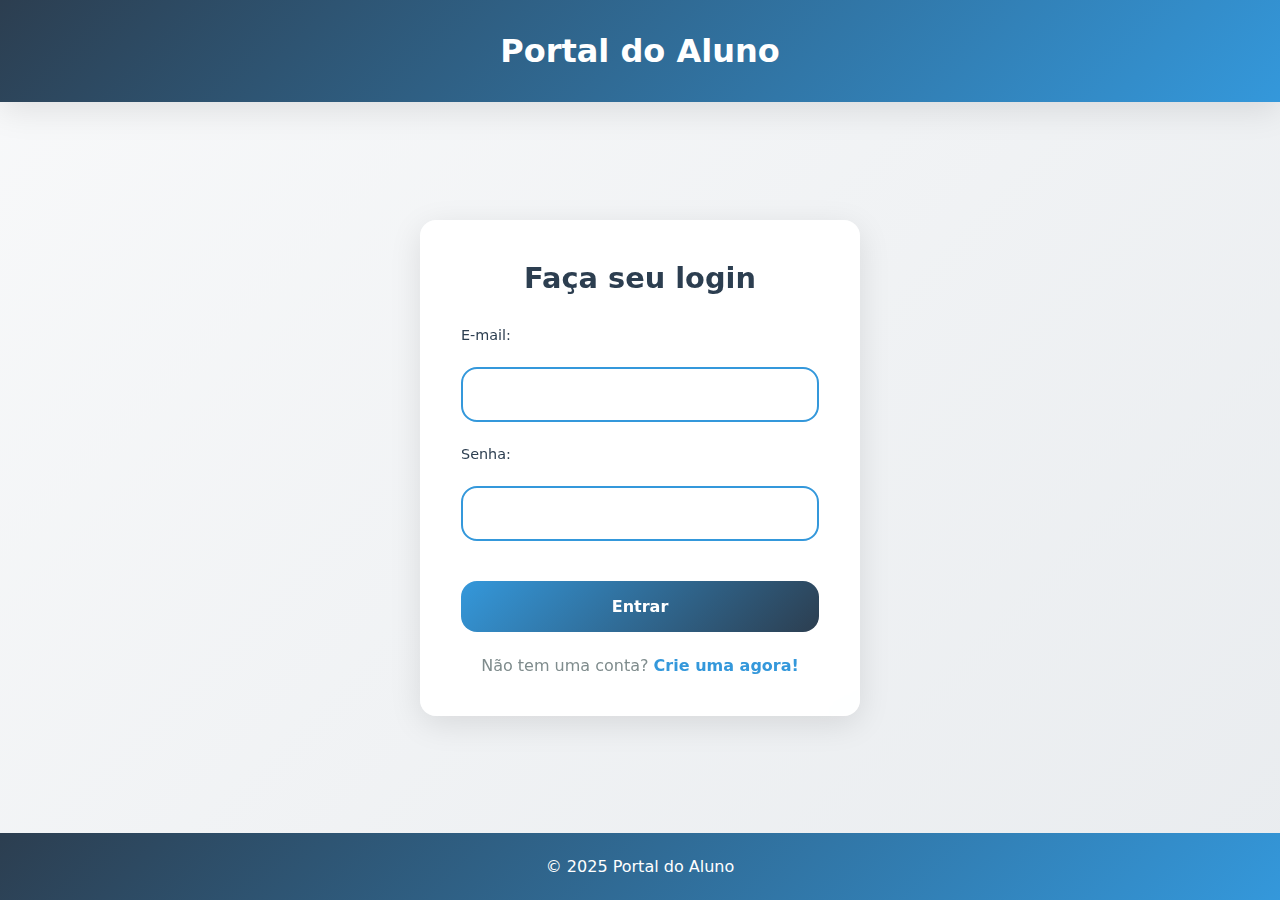
<file: portal-do-aluno-main/portal-aluno/dash/index.html>
<!DOCTYPE html>
<html lang="pt-BR">
<head>
    <meta charset="UTF-8">
    <meta name="viewport" content="width=device-width, initial-scale=1.0">
    <title>Login | Portal do Aluno</title>
    <link rel="stylesheet" href="index.css">
</head>
<body>
    <header>
        <h1>Portal do Aluno</h1>
    </header>

    <main>
        <div class="login-box">
            <h2>Faça seu login</h2>
            <form id="login-form" onsubmit="login(event)">
                <label for="email">E-mail:</label>
                <input type="email" id="email" required>

                <label for="password">Senha:</label>
                <input type="password" id="password" required>
                <button type="submit">Entrar</button>
            </form>



            <p>Não tem uma conta? <a href="signup.html">Crie uma agora!</a></p>
        </div>
    </main>

    <footer>
        <p>&copy; 2025 Portal do Aluno</p>
    </footer>

    <script src="index.js"></script>
</body>
</html>
</file>
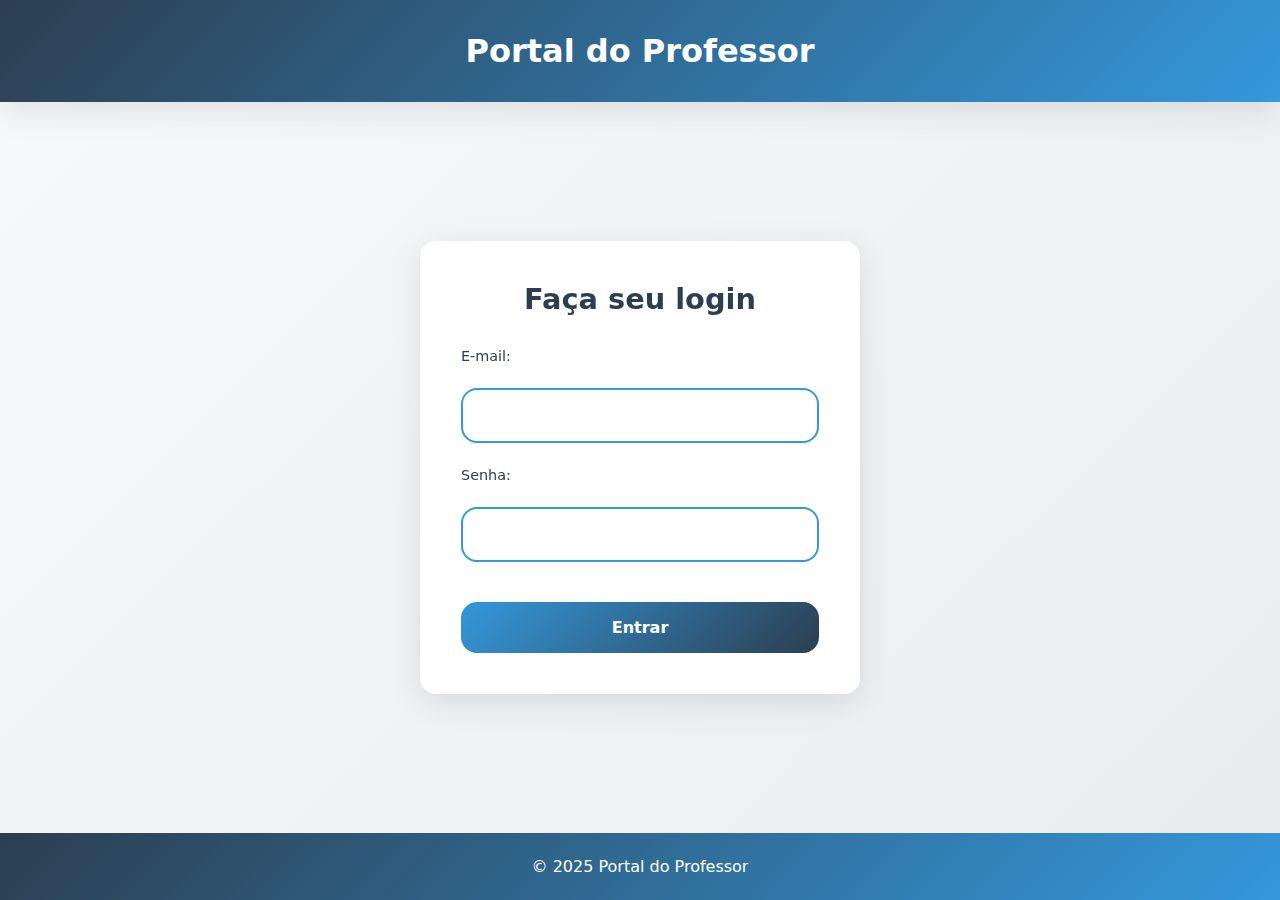
<file: portal-do-aluno-main/portal-professor/dash/index.html>
<!DOCTYPE html>
<html lang="pt-BR">
<head>
    <meta charset="UTF-8">
    <meta name="viewport" content="width=device-width, initial-scale=1.0">
    <title>Login | Portal do Aluno</title>
    <link rel="stylesheet" href="index.css">
</head>
<body>
    <header>
        <h1>Portal do Professor</h1>
    </header>

    <main>
        <div class="login-box">
            <h2>Faça seu login</h2>
            <form id="login-form" onsubmit="login(event)">
                <label for="email">E-mail:</label>
                <input type="email" id="email" required>

                <label for="password">Senha:</label>
                <input type="password" id="password" required>

                <button type="submit">Entrar</button>
            </form>
        </div>
    </main>

    <footer>
        <p>&copy; 2025 Portal do Professor</p>
    </footer>

    <script src="index.js"></script>
</body>
</html>
</file>
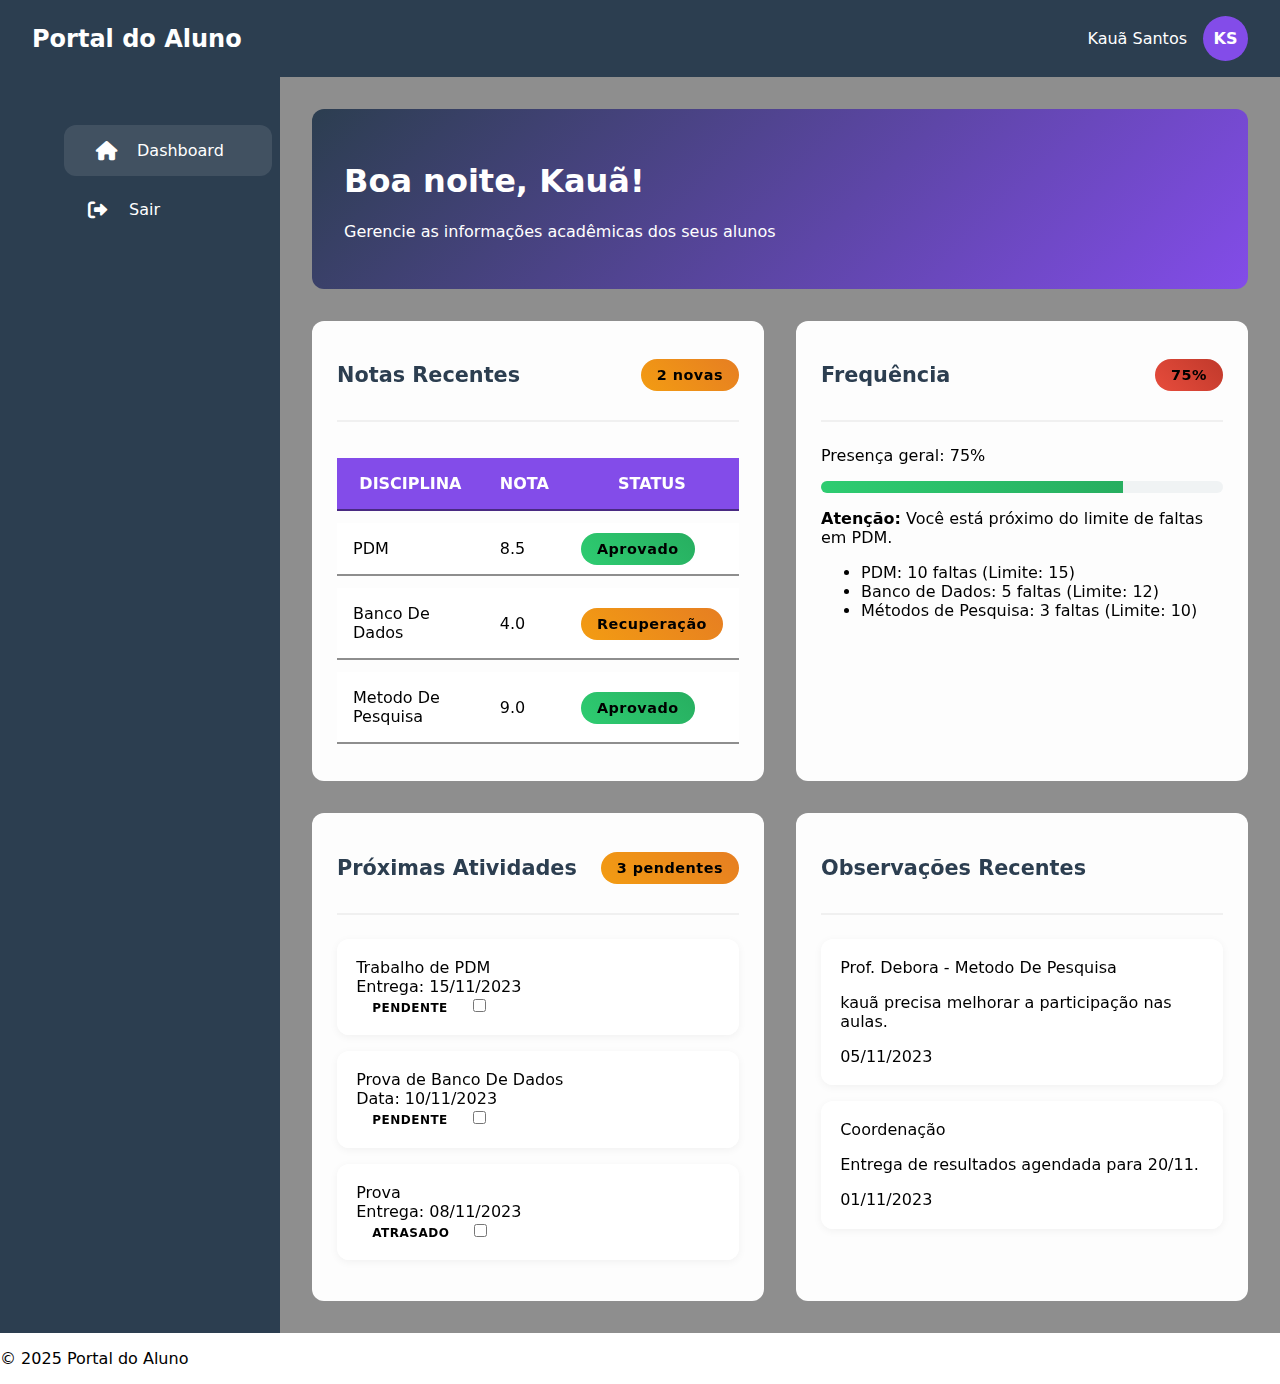
<file: portal-do-aluno-main/portal-aluno/dash/dashboard.html>
<!DOCTYPE html>
<html lang="pt-BR">
<head>
    <meta charset="UTF-8">
    <link rel="stylesheet" href="dashboard.css">
    <meta name="viewport" content="width=device-width, initial-scale=1.0">
    <title>Portal do Aluno</title>
    <link rel="stylesheet" href="https://cdnjs.cloudflare.com/ajax/libs/font-awesome/6.0.0-beta3/css/all.min.css">
</head>
<body>
    <header>
        <div class="logo">Portal do Aluno</div>
        <div class="user-info">
            <span>Kauã Santos</span>
            <div class="user-avatar">KS</div> 
        </div>
    </header>
    
    <div class="container">
        <aside class="sidebar">
            <ul class="nav-menu">
                <li class="nav-item active">
                    <i class="fas fa-home"></i> Dashboard
                </li>
                <li class="nav-item">
                    <i class="fas fa-sign-out-alt"></i> Sair
                </li>
            </ul>
        </aside>
        
  
        <main class="main-content">
            <div class="welcome-banner">
                <h1>Bem-vinda, Professora Debora!</h1>
                <p>Gerencie as informações acadêmicas dos seus alunos</p>
            </div>
            
            <div class="cards-container">
                <!-- Card de Notas -->
                <div class="card">
                    <div class="card-header">
                        <h2 class="card-title">Notas Recentes</h2>
                        <span class="badge badge-warning">2 novas</span>
                    </div>
                    <table class="grades-table">
                        <thead>
                            <tr>
                                <th>Disciplina</th>
                                <th>Nota</th>
                                <th>Status</th>
                            </tr>
                        </thead>
                        <tbody>
                            <tr>
                                <td>PDM</td>
                                <td>8.5</td>
                                <td><span class="badge badge-success">Aprovado</span></td>
                            </tr>
                            <tr>
                                <td>Banco De Dados</td>
                                <td>4.0</td>
                                <td><span class="badge badge-warning">Recuperação</span></td>
                            </tr>
                            <tr>
                                <td>Metodo De Pesquisa</td>
                                <td>9.0</td>
                                <td><span class="badge badge-success">Aprovado</span></td>
                            </tr>
                        </tbody>
                    </table>
                </div>
                
                <!-- Card de Frequência -->
                <div class="card">
                    <div class="card-header">
                        <h2 class="card-title">Frequência</h2>
                        <span class="badge badge-danger">75%</span>
                    </div>
                    <p>Presença geral: 75%</p>
                    <div class="attendance-progress">
                        <div class="progress-bar" style="width: 75%;"></div>
                    </div>
                    <p style="margin-top: 1rem;"><strong>Atenção:</strong> Você está próximo do limite de faltas em PDM.</p>
                    <ul>
                        <li>PDM: 10 faltas (Limite: 15)</li>
                        <li>Banco de Dados: 5 faltas (Limite: 12)</li>
                        <li>Métodos de Pesquisa: 3 faltas (Limite: 10)</li>
                    </ul>
                </div>
                
                <!-- Card de Atividades -->
                <div class="card">
                    <div class="card-header">
                        <h2 class="card-title">Próximas Atividades</h2>
                        <span class="badge badge-warning">3 pendentes</span>
                    </div>
                    <div class="activity-item">
                        <div class="activity-title">Trabalho de PDM</div>
                        <div class="activity-date">Entrega: 15/11/2023</div>
                        <span class="activity-status status-pending">Pendente</span>
                        <input type="checkbox" class="activity-checkbox" onchange="toggleActivityStatus(this, 'Trabalho de PDM')">
                    </div>
                    <div class="activity-item">
                        <div class="activity-title">Prova de Banco De Dados</div>
                        <div class="activity-date">Data: 10/11/2023</div>
                        <span class="activity-status status-pending">Pendente</span>
                        <input type="checkbox" class="activity-checkbox" onchange="toggleActivityStatus(this, 'Prova de Banco De Dados')">
                    </div>
                    <div class="activity-item">
                        <div class="activity-title">Prova</div>
                        <div class="activity-date">Entrega: 08/11/2023</div>
                        <span class="activity-status status-late">Atrasado</span>
                        <input type="checkbox" class="activity-checkbox" onchange="toggleActivityStatus(this, 'Prova')">
                    </div>
                </div>
                
                <!-- Card de Observações -->
                <div class="card">
                    <div class="card-header">
                        <h2 class="card-title">Observações Recentes</h2>
                    </div>
                    <div class="activity-item">
                        <div class="activity-title">Prof. Debora - Metodo De Pesquisa</div>
                        <p>kauã precisa melhorar a participação nas aulas.</p>
                        <div class="activity-date">05/11/2023</div>
                    </div>
                    <div class="activity-item">
                        <div class="activity-title">Coordenação</div>
                        <p>Entrega de resultados agendada para 20/11.</p>
                        <div class="activity-date">01/11/2023</div>
                    </div>
                </div>
            </div>
        </main>
    </div>
    <footer>
        <p>&copy; 2025 Portal do Aluno</p>
    </footer>

    <script>
        function toggleActivityStatus(checkbox, activityTitle) {
            const activityItem = checkbox.parentElement;
            const statusSpan = activityItem.querySelector('.activity-status');
            
            if (checkbox.checked) {
                statusSpan.textContent = 'Concluído';
                statusSpan.classList.remove('status-pending', 'status-late');
                statusSpan.classList.add('status-completed');
                alert(`Atividade "${activityTitle}" concluída! Notificação enviada ao professor.`);
            } else {
                statusSpan.textContent = 'Pendente';
                statusSpan.classList.remove('status-completed');
                statusSpan.classList.add('status-pending');
            }
        }
    </script>

    <script src="dashboard.js"></script>
</body>
</html>
</file>
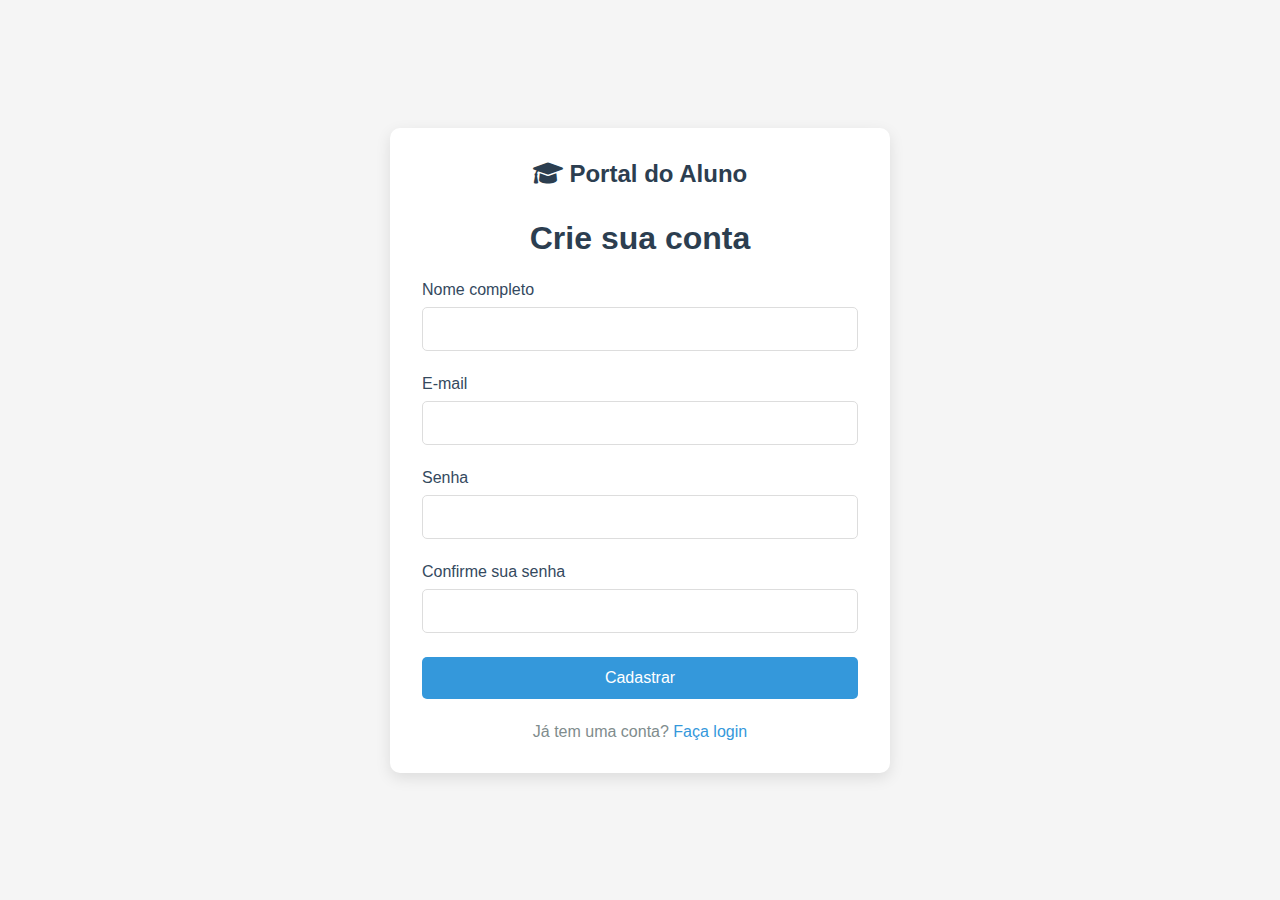
<file: portal-do-aluno-main/portal-aluno/login/signup.html>
<!DOCTYPE html>
<html lang="pt-BR">
<head>
    <meta charset="UTF-8">
    <meta name="viewport" content="width=device-width, initial-scale=1.0">
    <title>Cadastro - Portal do Aluno</title>
    <link rel="stylesheet" href="https://cdnjs.cloudflare.com/ajax/libs/font-awesome/6.0.0-beta3/css/all.min.css">
    <style>
        * {
            box-sizing: border-box;
            margin: 0;
            padding: 0;
            font-family: 'Segoe UI', Tahoma, Geneva, Verdana, sans-serif;
        }
        
        body {
            background-color: #f5f5f5;
            display: flex;
            justify-content: center;
            align-items: center;
            min-height: 100vh;
        }
        
        .container {
            background-color: white;
            border-radius: 10px;
            box-shadow: 0 5px 15px rgba(0, 0, 0, 0.1);
            width: 100%;
            max-width: 500px;
            padding: 2rem;
        }
        
        .logo {
            text-align: center;
            margin-bottom: 2rem;
            color: #2c3e50;
        }
        
        h1 {
            text-align: center;
            margin-bottom: 1.5rem;
            color: #2c3e50;
        }
        
        .form-group {
            margin-bottom: 1.5rem;
        }
        
        label {
            display: block;
            margin-bottom: 0.5rem;
            font-weight: 500;
            color: #34495e;
        }
        
        input {
            width: 100%;
            padding: 12px;
            border: 1px solid #ddd;
            border-radius: 5px;
            font-size: 16px;
            transition: border 0.3s;
        }
        
        input:focus {
            outline: none;
            border-color: #3498db;
        }
        
        button {
            width: 100%;
            padding: 12px;
            background-color: #3498db;
            color: white;
            border: none;
            border-radius: 5px;
            font-size: 16px;
            font-weight: 500;
            cursor: pointer;
            transition: background-color 0.3s;
        }
        
        button:hover {
            background-color: #2980b9;
        }
        
        .login-link {
            text-align: center;
            margin-top: 1.5rem;
            color: #7f8c8d;
        }
        
        .login-link a {
            color: #3498db;
            text-decoration: none;
        }
        
        .login-link a:hover {
            text-decoration: underline;
        }
        
        .error-message {
            color: #e74c3c;
            margin-top: 0.5rem;
            font-size: 14px;
        }
        
        .success-message {
            color: #2ecc71;
            margin-top: 1rem;
            text-align: center;
        }
    </style>
</head>
<body>
    <div class="container">
        <div class="logo">
            <h2><i class="fas fa-graduation-cap"></i> Portal do Aluno</h2>
        </div>
        
        <h1>Crie sua conta</h1>
        
        <form id="registerForm">
            <div class="form-group">
                <label for="name">Nome completo</label>
                <input type="text" id="name" name="name" required>
            </div>
            
            <div class="form-group">
                <label for="email">E-mail</label>
                <input type="email" id="email" name="email" required>
                <div id="emailError" class="error-message"></div>
            </div>
            
            <div class="form-group">
                <label for="password">Senha</label>
                <input type="password" id="password" name="password" minlength="6" required>
                <div id="passwordError" class="error-message"></div>
            </div>
            
            <div class="form-group">
                <label for="confirmPassword">Confirme sua senha</label>
                <input type="password" id="confirmPassword" name="confirmPassword" required>
                <div id="confirmError" class="error-message"></div>
            </div>
            
            <button type="submit">Cadastrar</button>
            
            <div id="successMessage" class="success-message"></div>
        </form>
        
        <div class="login-link">
            Já tem uma conta? <a href="/portal-aluno/dash/index.html">Faça login</a>
        </div>
    </div>

    <script src="cadastro.js"></script>
</body>
</html>
</file>
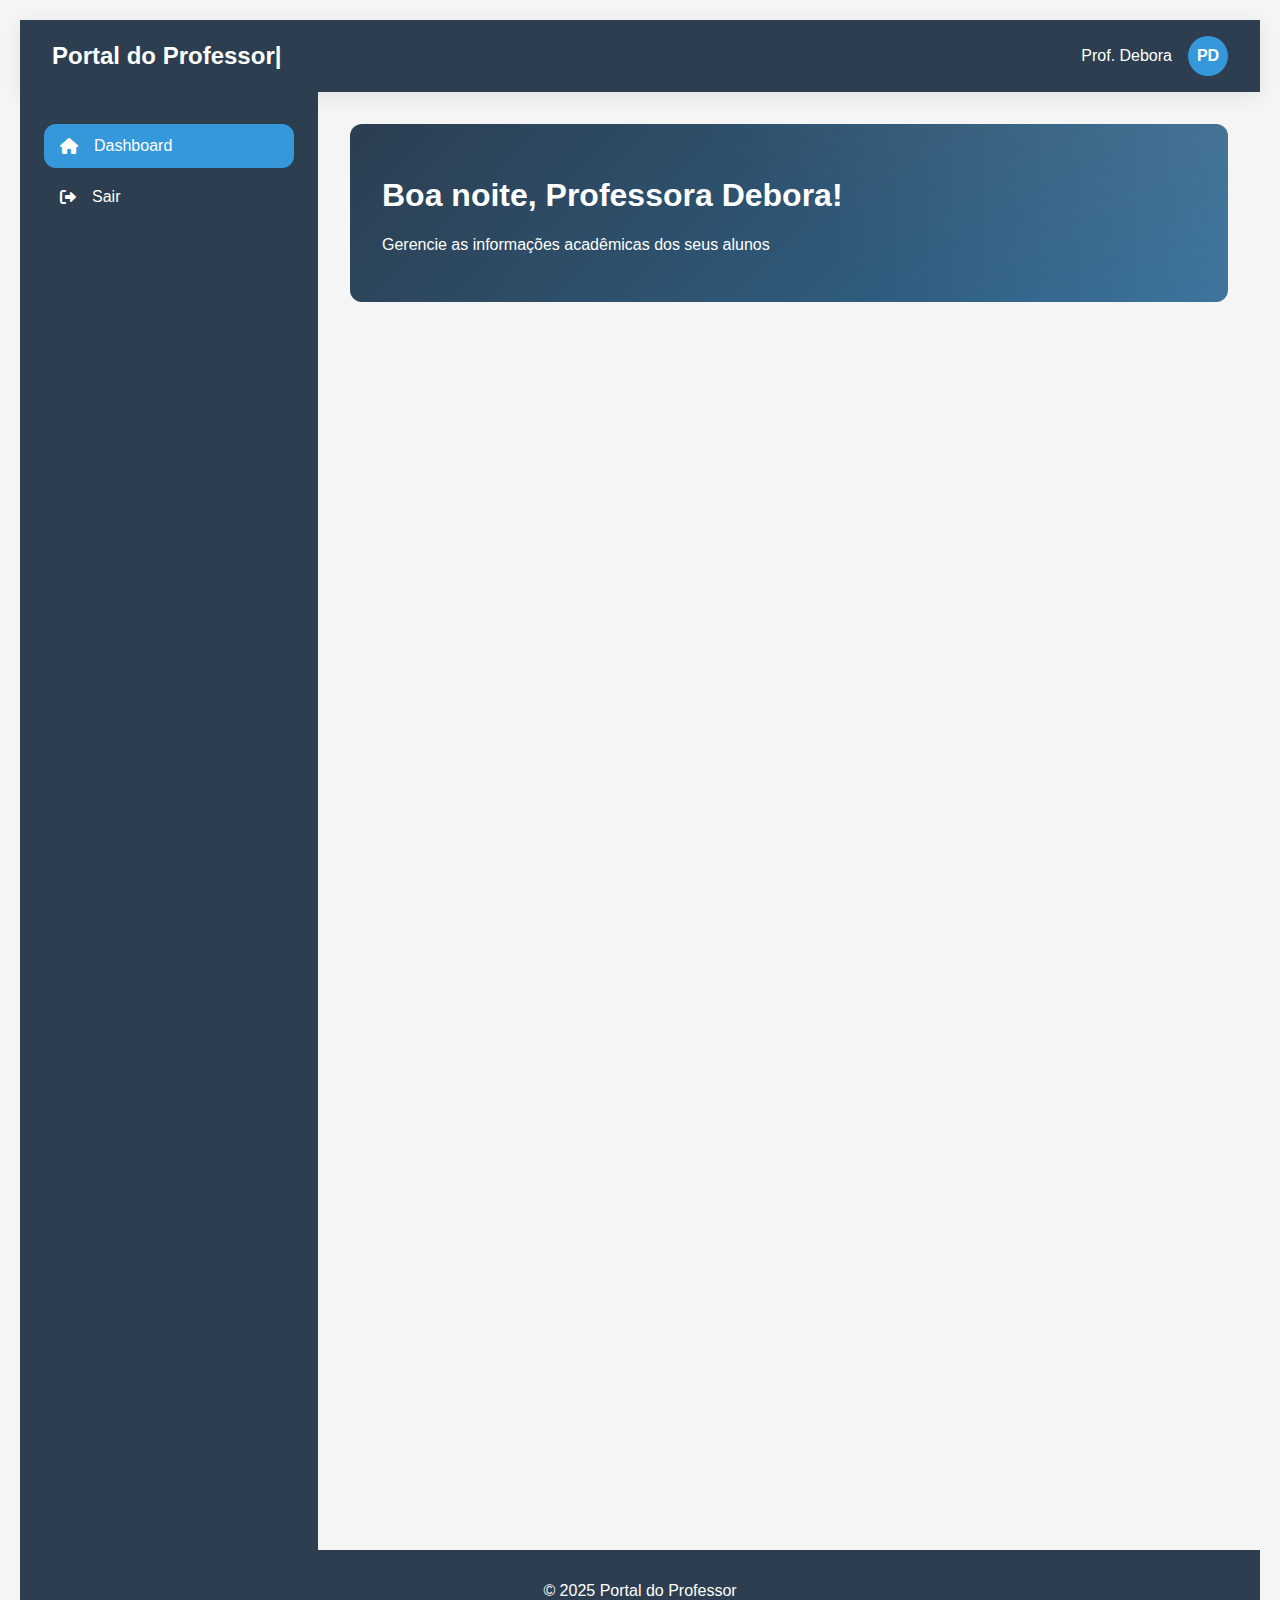
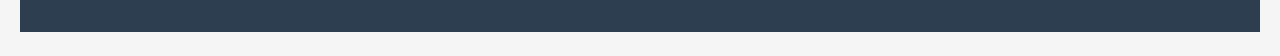
<file: portal-do-aluno-main/portal-professor/dash/dashboard.html>
<!DOCTYPE html>
<html lang="pt-BR">
<head>
    <meta charset="UTF-8">
    <meta name="viewport" content="width=device-width, initial-scale=1.0">
    <title>Portal do Professor</title>
    <link rel="stylesheet" href="professor.css">
    <link rel="stylesheet" href="https://cdnjs.cloudflare.com/ajax/libs/font-awesome/6.0.0-beta3/css/all.min.css">
</head>
<body>
    <header>
        <div class="logo">Portal do Professor</div>
        <div class="user-info">
            <span>Prof. Debora</span>
            <div class="user-avatar">PD</div>
        </div>
    </header>
    
    <div class="container">
        <aside class="sidebar">
            <ul class="nav-menu">
                <li class="nav-item active">
                    <i class="fas fa-home"></i> Dashboard
                </li>
                <li class="nav-item">
                    <i class="fas fa-sign-out-alt"></i> Sair
                </li>
            </ul>
        </aside>
        
        <main class="main-content">
            <div class="welcome-banner">
                <h1>Bem-vinda, Professora Debora!</h1>
                <p>Gerencie as informações acadêmicas dos seus alunos</p>
            </div>
            
            <div class="cards-container">
                <!-- Card de Adicionar Notas -->
                <div class="card">
                    <div class="card-header">
                        <h2 class="card-title">Adicionar Notas</h2>
                    </div>
                    <style>
                        /* Estilos Minimalistas */
                        body {
                            font-family: Arial, sans-serif;
                            margin: 0;
                            padding: 20px;
                            background-color: #f5f5f5;
                        }
                
                        /* Cards de Turma */
                        .turma-card {
                            background: white;
                            padding: 15px;
                            border-radius: 8px;
                            margin-bottom: 15px;
                            box-shadow: 0 2px 4px rgba(0,0,0,0.1);
                        }
                
                        .turma-card h3 {
                            margin: 0 0 10px 0;
                            color: #333;
                        }
                
                        .status-turma {
                            display: flex;
                            justify-content: space-between;
                            color: #666;
                        }
                
                        /* Lista de Alunos */
                        .filtros {
                            display: flex;
                            gap: 10px;
                            margin: 20px 0;
                        }
                
                        .filtros button {
                            padding: 8px 15px;
                            border: 1px solid #ddd;
                            background: none;
                            border-radius: 20px;
                            cursor: pointer;
                        }
                
                        .filtros button.ativo {
                            background: #007bff;
                            color: white;
                            border-color: #007bff;
                        }
                
                        .lista-alunos {
                            list-style: none;
                            padding: 0;
                            margin: 0;
                        }
                
                        .lista-alunos li {
                            display: flex;
                            justify-content: space-between;
                            align-items: center;
                            padding: 10px;
                            background: white;
                            margin-bottom: 5px;
                            border-radius: 4px;
                        }
                
                        /* Observações */
                        .nova-observacao {
                            display: flex;
                            gap: 10px;
                            margin-bottom: 15px;
                        }
                
                        .nova-observacao input {
                            flex: 1;
                            padding: 8px;
                            border: 1px solid #ddd;
                            border-radius: 4px;
                        }
                
                        .historico-observacoes p {
                            margin: 5px 0;
                            padding: 10px;
                            background: white;
                            border-radius: 4px;
                        }
                    </style>
                </head>
                <body>
                    <!-- Seção Turmas -->
                    <div class="turma-card">
                        <h3>Metodo de Pesquisa</h3>
                        <div class="status-turma">
                            <span>✅ 25 Aprovados</span>
                            <span>⚠️ 2 Recuperação</span>
                            <span>Média:5.0</span>
                        </div>
                    </div>
                
                    <!-- Lista de Alunos -->
                    <div class="filtros">
                        <button class="ativo">Todos</button>
                        <button>Aprovados</button>
                        <button>Recuperação</button>
                    </div>
                    
                    <ul class="lista-alunos">
                        <li>
                            <span>Vinicius Santana</span>
                            <span>✅ 8.5</span>
                        </li>
                        <li>
                            <span>Jennyfer de Paulo</span>
                            <span>⚠️ 4.8</span>
                        </li>
                    </ul>
                
                    <form id="grade-form">
                        <div class="form-group">
                            <label for="student">Aluno:</label>
                            <select id="student" class="form-control" required>
                                <option value="">Selecione um aluno</option>
                                <option value="1">Kauã Santos</option>
                                <option value="2">Vinicius Sanana</option>
                                <option value="3">Jennyfer de Paulo</option>
                            </select>
                        </div>
                        <div class="form-group">
                            <label for="subject">Disciplina:</label>
                            <select id="subject" class="form-control" required>
                                <option value="">Selecione a disciplina</option>
                                <option value="PDM">PDM</option>
                                <option value="BD">Banco de Dados</option>
                                <option value="MP">Métodos de Pesquisa</option>
                            </select>
                        </div>
                        <div class="form-group">
                            <label for="grade">Nota:</label>
                            <input type="number" id="grade" class="form-control" min="0" max="10" step="0.1" required>
                        </div>
                        <button type="submit" class="btn btn-primary">Adicionar Nota</button>
                    </form>
                </div>
                
                <!-- Card de Registrar Frequência -->
                <div class="card">
                    <div class="card-header">
                        <h2 class="card-title">Registrar Frequência</h2>
                    </div>
                    <form id="attendance-form">
                        <div class="form-group">
                            <label for="attendance-date">Data:</label>
                            <input type="date" id="attendance-date" class="form-control" required>
                        </div>
                        <div class="form-group">
                            <label for="attendance-subject">Disciplina:</label>
                            <select id="attendance-subject" class="form-control" required>
                                <option value="">Selecione a disciplina</option>
                                <option value="PDM">PDM</option>
                                <option value="BD">Banco de Dados</option>
                                <option value="MP">Métodos de Pesquisa</option>
                            </select>
                        </div>
                        <div class="form-group">
                            <label>Alunos:</label>
                            <div class="attendance-list">
                                <div class="attendance-item">
                                    <span>Kauã Santos</span>
                                    <label class="attendance-toggle">
                                        <input type="checkbox" checked>
                                        <span class="slider round"></span>
                                    </label>
                                </div>
                                <div class="attendance-item">
                                    <span>Vinicius Santana</span>
                                    <label class="attendance-toggle">
                                        <input type="checkbox" checked>
                                        <span class="slider round"></span>
                                    </label>
                                </div>
                                <div class="attendance-item">
                                    <span>Jennyfer de Paulo</span>
                                    <label class="attendance-toggle">
                                        <input type="checkbox" checked>
                                        <span class="slider round"></span>
                                    </label>
                                </div>
                            </div>
                        </div>
                        <button type="submit" class="btn btn-primary">Registrar Frequência</button>
                    </form>
                </div>
                
                <!-- Card de Adicionar Atividades -->
                <div class="card">
                    <div class="card-header">
                        <h2 class="card-title">Adicionar Atividades</h2>
                    </div>
                    <form id="activity-form">
                        <div class="form-group">
                            <label for="activity-title">Título:</label>
                            <input type="text" id="activity-title" class="form-control" required>
                        </div>
                        <div class="form-group">
                            <label for="activity-subject">Disciplina:</label>
                            <select id="activity-subject" class="form-control" required>
                                <option value="">Selecione a disciplina</option>
                                <option value="PDM">PDM</option>
                                <option value="BD">Banco de Dados</option>
                                <option value="MP">Métodos de Pesquisa</option>
                            </select>
                        </div>
                        <div class="form-group">
                            <label for="activity-due">Data de Entrega:</label>
                            <input type="date" id="activity-due" class="form-control" required>
                        </div>
                        <div class="form-group">
                            <label for="activity-desc">Descrição:</label>
                            <textarea id="activity-desc" class="form-control" rows="3"></textarea>
                        </div>
                        <button type="submit" class="btn btn-primary">Adicionar Atividade</button>
                    </form>
                </div>
                
                <!-- Card de Adicionar Observações -->
                <div class="card">
                    <div class="card-header">
                        <h2 class="card-title">Adicionar Observações</h2>
                    </div>
                    <form id="observation-form">
                        <div class="form-group">
                            <label for="observation-student">Aluno:</label>
                            <select id="observation-student" class="form-control" required>
                                <option value="">Selecione um aluno</option>
                                <option value="1">Kauã Santos</option>
                                <option value="2">Vinicius Santana</option>
                                <option value="3">Jennyfer de Paulo</option>
                            </select>
                        </div>
                        <div class="form-group">
                            <label for="observation-text">Observação:</label>
                            <textarea id="observation-text" class="form-control" rows="3" required></textarea>
                        </div>
                        <button type="submit" class="btn btn-primary">Adicionar Observação</button>
                    </form>
                </div>
            </div>
        </main>
    </div>
    <footer>
        <p>&copy; 2025 Portal do Professor</p>
    </footer>

    <script src="professor.js"></script>
</body>
</html>
</file>
<file: portal-do-aluno-main/portal-aluno/dash/index.css>
@import url('https://fonts.googleapis.com/css2?family=Poppins:ital,wght@0,100;0,200;0,300;0,400;0,500;0,600;0,700;0,800;0,900;1,100;1,200;1,300;1,400;1,500;1,600;1,700;1,800;1,900&display=swap');

:root {
    --primary-color: #2c3e50;
    --secondary-color: #3498db;
    --accent-color: #e74c3c;
    --success-color: #2ecc71;
    --glass-bg: rgba(255, 255, 255, 0.95);
    --text-dark: #2c3e50;
    --text-light: #ffffff;
    --radius: 16px;
    --shadow: 0 8px 32px rgba(0, 0, 0, 0.1);
}

* {
    margin: 0;
    padding: 0;
    box-sizing: border-box;
    font-family: 'Inter', system-ui, sans-serif;
}

body {
    min-height: 100vh;
    background: linear-gradient(135deg, #f8f9fa 0%, #e9ecef 100%);
    display: flex;
    flex-direction: column;
    animation: gradientFlow 12s ease infinite;
}

header {
    background: linear-gradient(135deg, var(--primary-color), var(--secondary-color));
    color: var(--text-light);
    padding: 2rem;
    box-shadow: var(--shadow);
    text-align: center;
}

main {
    flex: 1;
    display: flex;
    align-items: center;
    justify-content: center;
    padding: 2rem;
}

.login-box {
    background: var(--glass-bg);
    backdrop-filter: blur(10px);
    padding: 2.5rem;
    border-radius: var(--radius);
    box-shadow: var(--shadow);
    width: 100%;
    max-width: 440px;
    transform-style: preserve-3d;
    transition: all 0.3s ease;
    border: 1px solid rgba(255, 255, 255, 0.3);
}

.login-box:hover {
    transform: translateY(-5px);
}

.login-box h2 {
    color: var(--primary-color);
    margin-bottom: 2rem;
    font-size: 1.8rem;
    text-align: center;
}

#login-form {
    display: flex;
    flex-direction: column;
    gap: 1.5rem;
}

label {
    color: var(--primary-color);
    font-weight: 500;
    font-size: 0.9rem;
}

input {
    width: 100%;
    padding: 1rem;
    border: 2px solid rgba(52, 152, 219, 1);
    border-radius: var(--radius);
    font-size: 1rem;
    transition: all 0.3s ease;
}

input:focus {
    border-color: var(--secondary-color);
    outline: none;
    box-shadow: 0 0 0 3px rgba(52, 152, 219, 0.2);
}

button[type="submit"] {
    background: linear-gradient(135deg, var(--secondary-color), var(--primary-color));
    color: var(--text-light);
    padding: 1rem;
    border: none;
    border-radius: var(--radius);
    font-size: 1rem;
    font-weight: 600;
    cursor: pointer;
    transition: all 0.3s ease;
    margin-top: 1rem;
}

button[type="submit"]:hover {
    transform: translateY(-2px);
    box-shadow: 0 8px 24px rgba(52, 152, 219, 0.3);
}

.login-box p {
    text-align: center;
    margin-top: 1.5rem;
    color: #7f8c8d;
}

.login-box a {
    color: var(--secondary-color);
    text-decoration: none;
    font-weight: 600;
    transition: all 0.3s ease;
}

.login-box a:hover {
    color: var(--primary-color);
    text-decoration: underline;
}

footer {
    background: linear-gradient(135deg, var(--primary-color), var(--secondary-color));
    color: var(--text-light);
    text-align: center;
    padding: 1.5rem;
    margin-top: auto;
}

@keyframes gradientFlow {
    0%, 100% { background-position: 0% 50%; }
    50% { background-position: 100% 50%; }
}

@media (max-width: 480px) {
    .login-box {
        padding: 1.5rem;
        margin: 1rem;
    }
    
    header {
        padding: 1.5rem;
    }
}
</file>
<file: portal-do-aluno-main/portal-professor/dash/index.css>
:root {
    --primary-color: #2c3e50;
    --secondary-color: #3498db;
    --accent-color: #e74c3c;
    --success-color: #2ecc71;
    --glass-bg: rgba(255, 255, 255, 0.95);
    --text-dark: #2c3e50;
    --text-light: #ffffff;
    --radius: 16px;
    --shadow: 0 8px 32px rgba(0, 0, 0, 0.1);
}

* {
    margin: 0;
    padding: 0;
    box-sizing: border-box;
    font-family: 'Inter', system-ui, sans-serif;
}

body {
    min-height: 100vh;
    background: linear-gradient(135deg, #f8f9fa 0%, #e9ecef 100%);
    display: flex;
    flex-direction: column;
    animation: gradientFlow 12s ease infinite;
}

header {
    background: linear-gradient(135deg, var(--primary-color), var(--secondary-color));
    color: var(--text-light);
    padding: 2rem;
    box-shadow: var(--shadow);
    text-align: center;
}

main {
    flex: 1;
    display: flex;
    align-items: center;
    justify-content: center;
    padding: 2rem;
}

.login-box {
    background: var(--glass-bg);
    backdrop-filter: blur(10px);
    padding: 2.5rem;
    border-radius: var(--radius);
    box-shadow: var(--shadow);
    width: 100%;
    max-width: 440px;
    transform-style: preserve-3d;
    transition: all 0.3s ease;
    border: 1px solid rgba(255, 255, 255, 0.3);
}

.login-box:hover {
    transform: translateY(-5px);
}

.login-box h2 {
    color: var(--primary-color);
    margin-bottom: 2rem;
    font-size: 1.8rem;
    text-align: center;
}

#login-form {
    display: flex;
    flex-direction: column;
    gap: 1.5rem;
}

label {
    color: var(--primary-color);
    font-weight: 500;
    font-size: 0.9rem;
}

input {
    width: 100%;
    padding: 1rem;
    border: 2px solid rgba(52, 152, 219, 1);
    border-radius: var(--radius);
    font-size: 1rem;
    transition: all 0.3s ease;
}

input:focus {
    border-color: var(--secondary-color);
    outline: none;
    box-shadow: 0 0 0 3px rgba(52, 152, 219, 0.2);
}

button[type="submit"] {
    background: linear-gradient(135deg, var(--secondary-color), var(--primary-color));
    color: var(--text-light);
    padding: 1rem;
    border: none;
    border-radius: var(--radius);
    font-size: 1rem;
    font-weight: 600;
    cursor: pointer;
    transition: all 0.3s ease;
    margin-top: 1rem;
}

button[type="submit"]:hover {
    transform: translateY(-2px);
    box-shadow: 0 8px 24px rgba(52, 152, 219, 0.3);
}

.login-box p {
    text-align: center;
    margin-top: 1.5rem;
    color: #7f8c8d;
}

.login-box a {
    color: var(--secondary-color);
    text-decoration: none;
    font-weight: 600;
    transition: all 0.3s ease;
}

.login-box a:hover {
    color: var(--primary-color);
    text-decoration: underline;
}

footer {
    background: linear-gradient(135deg, var(--primary-color), var(--secondary-color));
    color: var(--text-light);
    text-align: center;
    padding: 1.5rem;
    margin-top: auto;
}

@keyframes gradientFlow {
    0%, 100% { background-position: 0% 50%; }
    50% { background-position: 100% 50%; }
}

@media (max-width: 480px) {
    .login-box {
        padding: 1.5rem;
        margin: 1rem;
    }
    
    header {
        padding: 1.5rem;
    }
}
</file>
<file: portal-do-aluno-main/portal-aluno/dash/dashboard.css>
:root {
    --primary: #2c3e50;
    --secondary: #834ce9;
    --accent: #e74c3c;
    --success: #2ecc71;
    --bg-light: #00000071;
    --text: #2c3e50;
    --text-light: #fff;
    --radius: 12px;
    --shadow: 0 4px 6px rgba(0,0,0,0.0.1);
}

body {
    font-family: 'Segoe UI', system-ui, sans-serif;
    background-color: var(--background-light);
    margin: 0;
    color: var(--text-dark); 
}

header {
    background-color: #2c3e50;
    padding: 1rem 2rem;
    display: flex;
    justify-content: space-between;
    align-items: center;
    box-shadow: var(--box-shadow);
}
.logo {
    font-size: 1.5rem;
    font-weight: 700;
    color: var(--text-light);
}



.user-info {
    display: flex;
    align-items: center;
    gap: 1rem;
    color: var(--text-light);
}

.user-avatar {
    width: 45px;
    height: 45px;
    border-radius: 50%;
    background: var(--secondary);
    color: var(--text-light);
    display: flex;
    align-items: center;
    justify-content: center;
    font-weight: 600;
    transition: transform 0.3s ease;
}

.user-avatar:hover {
    transform: scale(1.05);
}

.container {
    display: flex;
    min-height: calc(100vh - 80px);
}

.sidebar {
    width: 280px;
    background: var(--primary);
    color: var(--text-light);
    padding: 2rem 0;
    box-shadow: var(--shadow);
}

.nav-menu {
    list-style: none;
}

.nav-item {
    padding: 1rem 2rem;
    cursor: pointer;
    transition: all 0.3s cubic-bezier(0.175, 0.885, 0.32, 1.275);
    display: flex;
    align-items: center;
    gap: 1rem;
    margin: 0.5rem 1rem;
    border-radius: var(--radius);
}

.nav-item:hover, .nav-item.active {
    background: rgba(255,255,255,0.1);
    transform: translateX(8px);
}

.nav-item i {
    width: 25px;
    font-size: 1.2rem;
    transition: transform 0.3s ease;
}

.nav-item:hover i {
    transform: scale(1.1);
}

.main-content {
    flex: 1;
    padding: 2rem;
    background: var(--bg-light);
}

.welcome-banner {
    background: linear-gradient(135deg, var(--primary), var(--secondary));
    color: var(--text-light);
    padding: 2rem;
    border-radius: var(--radius);
    margin-bottom: 2rem;
    animation: gradientFlow 12s ease infinite;
    box-shadow: var(--shadow);
}

.cards-container {
    display: grid;
    grid-template-columns: repeat(auto-fit, minmax(320px, 1fr));
    gap: 2rem;
}

.card {
    background: rgba(255,255,255,0.98);
    border-radius: var(--radius);
    padding: 1.5rem;
    box-shadow: var(--shadow);
    transition: all 0.3s cubic-bezier(0.175, 0.885, 0.32, 1.275);
    backdrop-filter: blur(8px);
    border: 1px solid rgba(255,255,255,0.2);
    animation: fadeInUp 0.6s ease forwards;
}

.card:hover {
    transform: translateY(-5px) rotateZ(1deg);
    box-shadow: 0 8px 30px rgba(0,0,0,0.12);
}

.card-header {
    display: flex;
    justify-content: space-between;
    align-items: center;
    margin-bottom: 1.5rem;
    padding-bottom: 1rem;
    border-bottom: 2px solid rgba(0,0,0,0.05);
}

.card-title {
    font-size: 1.3rem;
    font-weight: 700;
    color: var(--primary);
}

.badge {
    padding: 0.5rem 1rem;
    border-radius: 25px;
    font-size: 0.9rem;
    font-weight: 600;
    letter-spacing: 0.5px;
}

.badge-warning {
    background: linear-gradient(45deg, #f39c12, #e67e22);
}

.badge-danger {
    background: linear-gradient(45deg, #e74c3c, #c0392b);
}

.badge-success {
    background: linear-gradient(45deg, #2ecc71, #27ae60);
}

.grades-table {
    width: 100%;
    border-collapse: separate;
    border-spacing: 0 0.8rem;
}

.grades-table th, .grades-table td {
    padding: 1rem;
    background: rgba(255,255,255,0.9);
    border-bottom: 2px solid var(--bg-light);
}

.grades-table th {
    background: var(--secondary);
    color: var(--text-light);
    font-weight: 600;
    text-transform: uppercase;
}

.attendance-progress {
    height: 12px;
    background: rgba(236, 240, 241, 0.8);
    border-radius: 25px;
    overflow: hidden;
}

.progress-bar {
    height: 100%;
    background: linear-gradient(90deg, var(--success), #27ae60);
    transition: width 0.8s ease;
}

.activity-item {
    padding: 1.2rem;
    margin: 1rem 0;
    background: rgba(255,255,255,0.95);
    border-radius: var(--radius);
    box-shadow: 0 2px 8px rgba(0,0,0,0.05);
    transition: all 0.3s ease;
}

.activity-item:hover {
    transform: translateX(10px);
}

.activity-status {
    padding: 0.5rem 1rem;
    border-radius: 25px;
    font-weight: 600;
    text-transform: uppercase;
    font-size: 0.75rem;
    letter-spacing: 0.5px;
}

@keyframes fadeInUp {
    from { opacity: 0; transform: translateY(20px); }
    to { opacity: 1; transform: translateY(0); }
}

@keyframes gradientFlow {
    0%,100% { background-position: 0% 50%; }
    50% { background-position: 100% 50%; }
}

@keyframes blink {
    0%,100% { opacity: 1; }
    50% { opacity: 0; }
}

@media (max-width: 768px) {
    .container {
        flex-direction: column;
    }
    
    .sidebar {
        width: 100%;
        padding: 1rem;
    }
    
    .card {
        animation: none;
    }
    
    .nav-item {
        margin: 0.5rem;
        padding: 1rem;
    }
}
</file>
<file: portal-do-aluno-main/portal-professor/dash/professor.css>
/* professor.css */
:root {
    --primary-color: #2c3e50;
    --secondary-color: #2c3e50;
    --accent-color: #e74c3c;
    --background-light: #f8f9fa;
    --text-dark: #2c3e50;
    --text-light: #ffffff;
    --border-radius: 8px;
    --box-shadow: 0 4px 6px rgba(0, 0, 0, 0.1);
}

body {
    font-family: 'Segoe UI', system-ui, sans-serif;
    background-color: var(--background-light);
    margin: 0;
    color: var(--text-dark);
}

header {
    background-color: var(--primary-color);
    padding: 1rem 2rem;
    display: flex;
    justify-content: space-between;
    align-items: center;
    box-shadow: var(--box-shadow);
}

.logo {
    color: var(--text-light);
    font-size: 1.5rem;
    font-weight: 700;
}

.user-info {
    display: flex;
    align-items: center;
    gap: 1rem;
    color: var(--text-light);
}

.user-avatar {
    width: 40px;
    height: 40px;
    border-radius: 50%;
    background-color: var(--secondary-color);
    display: flex;
    align-items: center;
    justify-content: center;
    font-weight: bold;
}

.container {
    display: flex;
    min-height: calc(100vh - 70px);
}

.sidebar {
    width: 250px;
    background-color: var(--primary-color);
    padding: 1.5rem;
    color: var(--text-light);
}

.nav-menu {
    list-style: none;
    padding: 0;
    margin: 0;
}

.nav-item {
    padding: 0.8rem 1rem;
    margin: 0.5rem 0;
    border-radius: var(--border-radius);
    cursor: pointer;
    transition: all 0.3s ease;
    display: flex;
    align-items: center;
    gap: 1rem;
}

.nav-item:hover {
    background-color: rgba(255, 255, 255, 0.1);
}

.nav-item.active {
    background-color: var(--secondary-color);
}

.main-content {
    flex: 1;
    padding: 2rem;
}

.welcome-banner {
    background: linear-gradient(135deg, var(--primary-color), var(--secondary-color));
    color: var(--text-light);
    padding: 2rem;
    border-radius: var(--border-radius);
    margin-bottom: 2rem;
}

.cards-container {
    display: grid;
    grid-template-columns: repeat(auto-fit, minmax(300px, 1fr));
    gap: 1.5rem;
}

.card {
    background: white;
    border-radius: var(--border-radius);
    padding: 1.5rem;
    box-shadow: var(--box-shadow);
    transition: transform 0.3s ease;
}

.card:hover {
    transform: translateY(-3px);
}

.card-header {
    border-bottom: 2px solid var(--background-light);
    margin-bottom: 1rem;
    padding-bottom: 1rem;
}

.card-title {
    margin: 0;
    color: var(--primary-color);
    font-size: 1.2rem;
}

.form-group {
    margin-bottom: 1.2rem;
}

.form-control {
    width: 100%;
    padding: 0.8rem;
    border: 1px solid #ddd;
    border-radius: var(--border-radius);
    font-size: 1rem;
    transition: border-color 0.3s ease;
}

.form-control:focus {
    outline: none;
    border-color: var(--secondary-color);
    box-shadow: 0 0 0 3px rgba(52, 152, 219, 0.2);
}

.btn {
    padding: 0.8rem 1.5rem;
    border: none;
    border-radius: var(--border-radius);
    cursor: pointer;
    font-weight: 600;
    transition: all 0.3s ease;
}

.btn-primary {
    background-color: var(--secondary-color);
    color: var(--text-light);
}

.btn-primary:hover {
    background-color: #2980b9;
}

.attendance-toggle {
    position: relative;
    display: inline-block;
    width: 50px;
    height: 26px;
}

.attendance-toggle input {
    opacity: 0;
    width: 0;
    height: 0;
}

.slider {
    position: absolute;
    cursor: pointer;
    top: 0;
    left: 0;
    right: 0;
    bottom: 0;
    background-color: #ccc;
    transition: .4s;
}

.slider:before {
    position: absolute;
    content: "";
    height: 20px;
    width: 20px;
    left: 3px;
    bottom: 3px;
    background-color: white;
    transition: .4s;
}

input:checked + .slider {
    background-color: #2ecc71;
}

input:checked + .slider:before {
    transform: translateX(24px);
}

.slider.round {
    border-radius: 34px;
}

.slider.round:before {
    border-radius: 50%;
}

.attendance-item {
    display: flex;
    justify-content: space-between;
    align-items: center;
    padding: 0.8rem;
    background-color: var(--background-light);
    margin-bottom: 0.5rem;
    border-radius: var(--border-radius);
}

footer {
    background-color: var(--primary-color);
    color: var(--text-light);
    text-align: center;
    padding: 1rem;
    margin-top: auto;
}

@media (max-width: 768px) {
    .container {
        flex-direction: column;
    }

    .sidebar {
        width: 100%;
        padding: 1rem;
    }

    .cards-container {
        grid-template-columns: 1fr;
    }
}
:root {
    /* Cores atualizadas */
    --primary-color: #2c3e50;
    --secondary-color: #3498db;
    --accent-color: #e74c3c;
    --success-color: #2ecc71;
    --background-light: #f8f9fa;
    --text-dark: #2c3e50;
    --text-light: #ffffff;
    --border-radius: 12px;
    --box-shadow: 0 4px 20px rgba(0, 0, 0, 0.08);
}

/* Animations */
@keyframes fadeInUp {
    from {
        opacity: 0;
        transform: translateY(20px);
    }
    to {
        opacity: 1;
        transform: translateY(0);
    }
}

@keyframes float {
    0%, 100% {
        transform: translateY(0);
    }
    50% {
        transform: translateY(-8px);
    }
}

@keyframes gradientFlow {
    0% {
        background-position: 0% 50%;
    }
    50% {
        background-position: 100% 50%;
    }
    100% {
        background-position: 0% 50%;
    }
}

/* Elementos Principais */
body {
    font-family: 'Inter', system-ui, sans-serif;
}

header {
    animation: fadeInUp 0.8s ease-out;
}

.welcome-banner {
    background: linear-gradient(135deg, #2c3e50, #3498db, #e74c3c);
    background-size: 400% 400%;
    animation: gradientFlow 12s ease infinite;
    position: relative;
    overflow: hidden;
}

.welcome-banner::after {
    content: '';
    position: absolute;
    top: 0;
    left: 0;
    width: 100%;
    height: 100%;
    background: linear-gradient(45deg, transparent 50%, rgba(255,255,255,0.1));
    pointer-events: none;
}

.card {
    animation: fadeInUp 0.6s ease forwards;
    opacity: 0;
    animation-delay: calc(var(--index) * 0.1s);
    position: relative;
    background: rgba(255, 255, 255, 0.95);
    backdrop-filter: blur(8px);
    border: 1px solid rgba(255, 255, 255, 0.2);
}

.card:hover {
    transform: translateY(-5px) rotateZ(1deg);
    box-shadow: 0 8px 30px rgba(0, 0, 0, 0.12);
}

/* Animação dos Ícones */
.nav-item i {
    transition: transform 0.3s ease;
}

.nav-item:hover i {
    transform: scale(1.2);
}

/* Botões Animados */
.btn-primary {
    position: relative;
    overflow: hidden;
    transition: all 0.4s cubic-bezier(0.175, 0.885, 0.32, 1.275);
}

.btn-primary::after {
    content: '';
    position: absolute;
    top: -50%;
    left: -50%;
    width: 200%;
    height: 200%;
    background: rgba(255, 255, 255, 0.1);
    transform: rotate(45deg) translate(-20%, 100%);
    transition: all 0.6s ease;
}

.btn-primary:hover::after {
    transform: rotate(45deg) translate(20%, -100%);
}

/* Toggle Animado */
.attendance-toggle .slider {
    transition: all 0.4s cubic-bezier(0.68, -0.55, 0.265, 1.55);
}

input:checked + .slider {
    box-shadow: 0 0 10px rgba(46, 204, 113, 0.4);
}

/* Efeito de Digitação no Título */
@keyframes typing {
    from { width: 0 }
    to { width: 100% }
}

.logo::after {
    content: "|";
    animation: blink 1s infinite;
}

@keyframes blink {
    0%, 100% { opacity: 1 }
    50% { opacity: 0 }
}

/* Loading Spinner */
@keyframes spin {
    to { transform: rotate(360deg); }
}

.loading {
    display: inline-block;
    width: 24px;
    height: 24px;
    border: 3px solid rgba(255, 255, 255, 0.3);
    border-radius: 50%;
    border-top-color: var(--text-light);
    animation: spin 1s ease-in-out infinite;
}

/* Hover Cards Específicos */
.card:nth-child(odd):hover {
    transform: translateY(-5px) rotateZ(-1deg);
}

/* Animação de Notificação */
@keyframes slideIn {
    from {
        opacity: 0;
        transform: translateX(100%);
    }
    to {
        opacity: 1;
        transform: translateX(0);
    }
}

.notification {
    animation: slideIn 0.5s ease-out;
}

/* Efeito Parallax */
.main-content {
    perspective: 1000px;
}

.card {
    transform-style: preserve-3d;
    transition: transform 0.6s ease;
}

.card:hover {
    transform: translateZ(20px);
}

/* Responsivo com Adaptações */
@media (max-width: 768px) {
    .card {
        animation: none;
        opacity: 1;
    }
    
    .welcome-banner {
        animation: none;
    }
}
</file>
